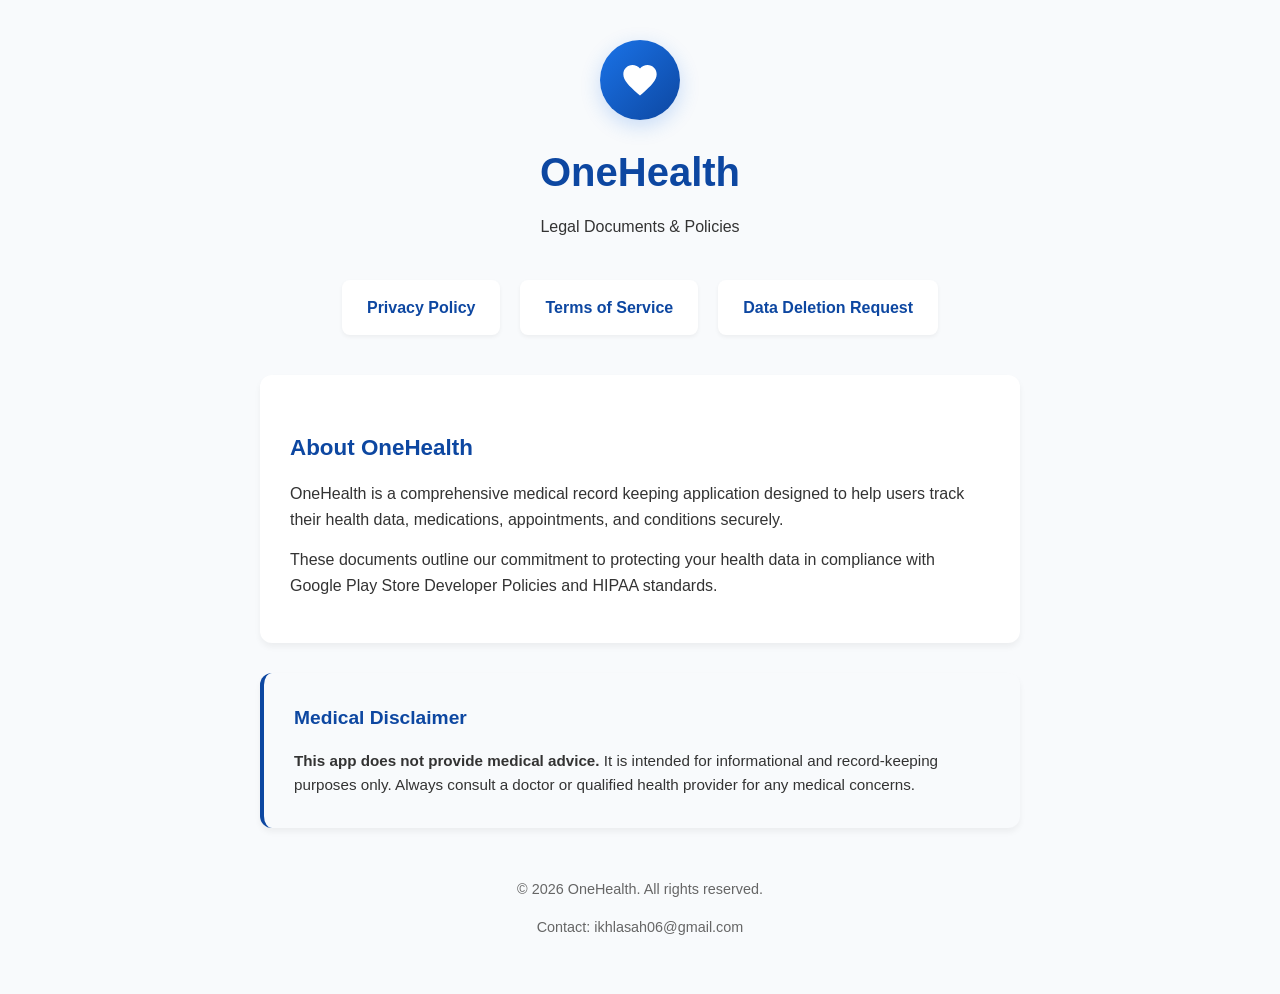
<file: index.html>
<!DOCTYPE html>
<html lang="en">
<head>
    <meta charset="UTF-8">
    <meta name="viewport" content="width=device-width, initial-scale=1.0">
    <title>OneHealth - Legal Documents</title>
    <link rel="stylesheet" href="style.css?v=2">
</head>
<body>
    <div class="container">
        <header class="header">
            <div class="logo-circle"><svg xmlns="http://www.w3.org/2000/svg" viewBox="0 0 24 24" fill="white" width="40px" height="40px"><path d="M12 21.35l-1.45-1.32C5.4 15.36 2 12.28 2 8.5 2 5.42 4.42 3 7.5 3c1.74 0 3.41.81 4.5 2.09C13.09 3.81 14.76 3 16.5 3 19.58 3 22 5.42 22 8.5c0 3.78-3.4 6.86-8.55 11.54L12 21.35z"/></svg></div>
            <h1 class="app-title">OneHealth</h1>
            <p>Legal Documents & Policies</p>
        </header>

        <div class="nav-links">
            <a href="privacy-policy.html" class="nav-link">Privacy Policy</a>
            <a href="terms.html" class="nav-link">Terms of Service</a>
            <a href="delete-account.html" class="nav-link">Data Deletion Request</a>
        </div>

        <div class="card">
            <h2>About OneHealth</h2>
            <p>OneHealth is a comprehensive medical record keeping application designed to help users track their health data, medications, appointments, and conditions securely.</p>
            <p>These documents outline our commitment to protecting your health data in compliance with Google Play Store Developer Policies and HIPAA standards.</p>
        </div>

        <div class="card" style="background-color: #f8fafc; border-left: 4px solid var(--primary-color);">
            <h2 style="margin-top: 0; font-size: 1.2rem;">Medical Disclaimer</h2>
            <p style="margin-bottom: 0; font-size: 0.95rem;"><strong>This app does not provide medical advice.</strong> It is intended for informational and record-keeping purposes only. Always consult a doctor or qualified health provider for any medical concerns.</p>
        </div>

        <footer class="footer">
            <p>&copy; 2026 OneHealth. All rights reserved.</p>
            <p>Contact: ikhlasah06@gmail.com</p>
        </footer>
    </div>
</body>
</html>
</file>
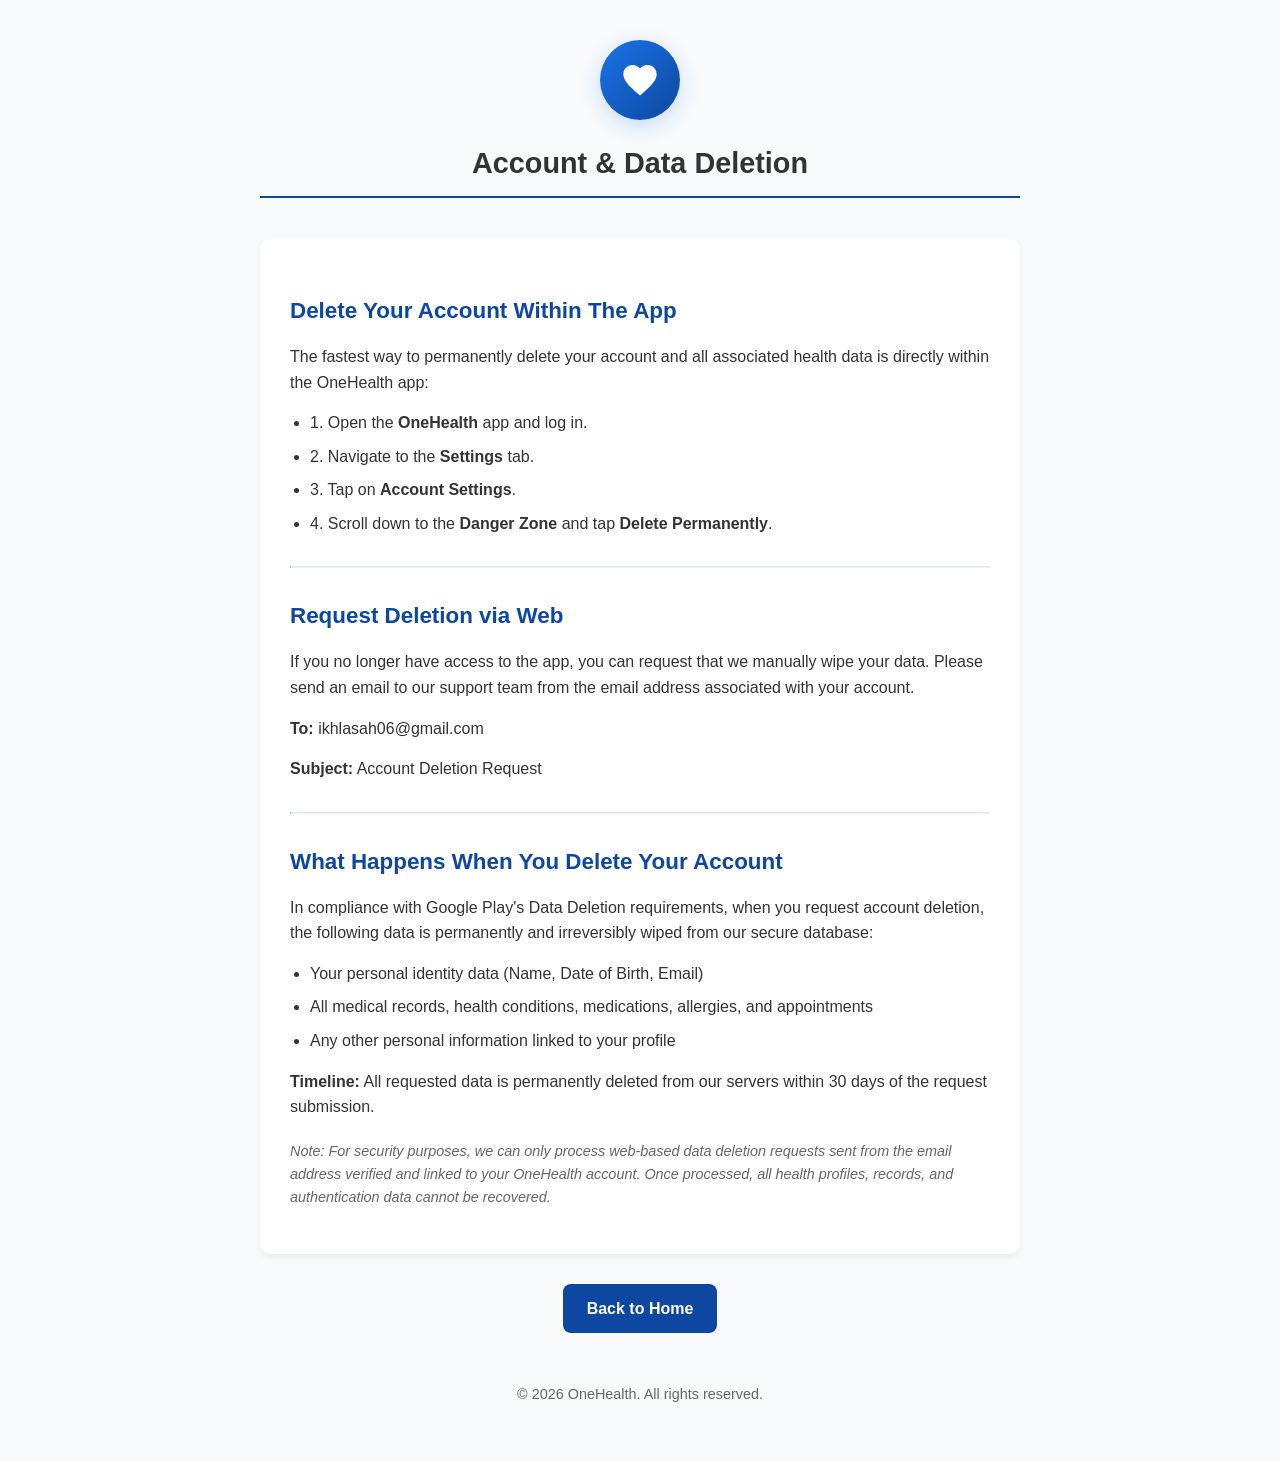
<file: delete-account.html>
<!DOCTYPE html>
<html lang="en">
<head>
    <meta charset="UTF-8">
    <meta name="viewport" content="width=device-width, initial-scale=1.0">
    <title>Data Deletion Request - OneHealth</title>
    <link rel="stylesheet" href="style.css?v=2">
</head>
<body>
    <div class="container">
        <header class="header">
            <a href="index.html">
                <div class="logo-circle"><svg xmlns="http://www.w3.org/2000/svg" viewBox="0 0 24 24" fill="white" width="40px" height="40px"><path d="M12 21.35l-1.45-1.32C5.4 15.36 2 12.28 2 8.5 2 5.42 4.42 3 7.5 3c1.74 0 3.41.81 4.5 2.09C13.09 3.81 14.76 3 16.5 3 19.58 3 22 5.42 22 8.5c0 3.78-3.4 6.86-8.55 11.54L12 21.35z"/></svg></div>
            </a>
            <h1 class="page-title">Account & Data Deletion</h1>
        </header>

        <div class="card">
            <h2>Delete Your Account Within The App</h2>
            <p>The fastest way to permanently delete your account and all associated health data is directly within the OneHealth app:</p>
            <ul>
                <li>1. Open the <strong>OneHealth</strong> app and log in.</li>
                <li>2. Navigate to the <strong>Settings</strong> tab.</li>
                <li>3. Tap on <strong>Account Settings</strong>.</li>
                <li>4. Scroll down to the <strong>Danger Zone</strong> and tap <strong>Delete Permanently</strong>.</li>
            </ul>

            <hr style="margin: 30px 0; border-top: 1px solid #E2E8F0;">

            <h2>Request Deletion via Web</h2>
            <p>If you no longer have access to the app, you can request that we manually wipe your data. Please send an email to our support team from the email address associated with your account.</p>
            
            <p><strong>To:</strong> ikhlasah06@gmail.com</p>
            <p><strong>Subject:</strong> Account Deletion Request</p>

            <hr style="margin: 30px 0; border-top: 1px solid #E2E8F0;">

            <h2>What Happens When You Delete Your Account</h2>
            <p>In compliance with Google Play's Data Deletion requirements, when you request account deletion, the following data is permanently and irreversibly wiped from our secure database:</p>
            <ul>
                <li>Your personal identity data (Name, Date of Birth, Email)</li>
                <li>All medical records, health conditions, medications, allergies, and appointments</li>
                <li>Any other personal information linked to your profile</li>
            </ul>
            <p><strong>Timeline:</strong> All requested data is permanently deleted from our servers within 30 days of the request submission.</p>
            
            <p style="margin-top: 20px; font-size: 0.9rem; color: #666;">
                <em>Note: For security purposes, we can only process web-based data deletion requests sent from the email address verified and linked to your OneHealth account. Once processed, all health profiles, records, and authentication data cannot be recovered.</em>
            </p>
        </div>

        <div style="text-align: center; margin-bottom: 20px;">
            <a href="index.html" class="btn">Back to Home</a>
        </div>

        <footer class="footer">
            <p>&copy; 2026 OneHealth. All rights reserved.</p>
        </footer>
    </div>
</body>
</html>
</file>
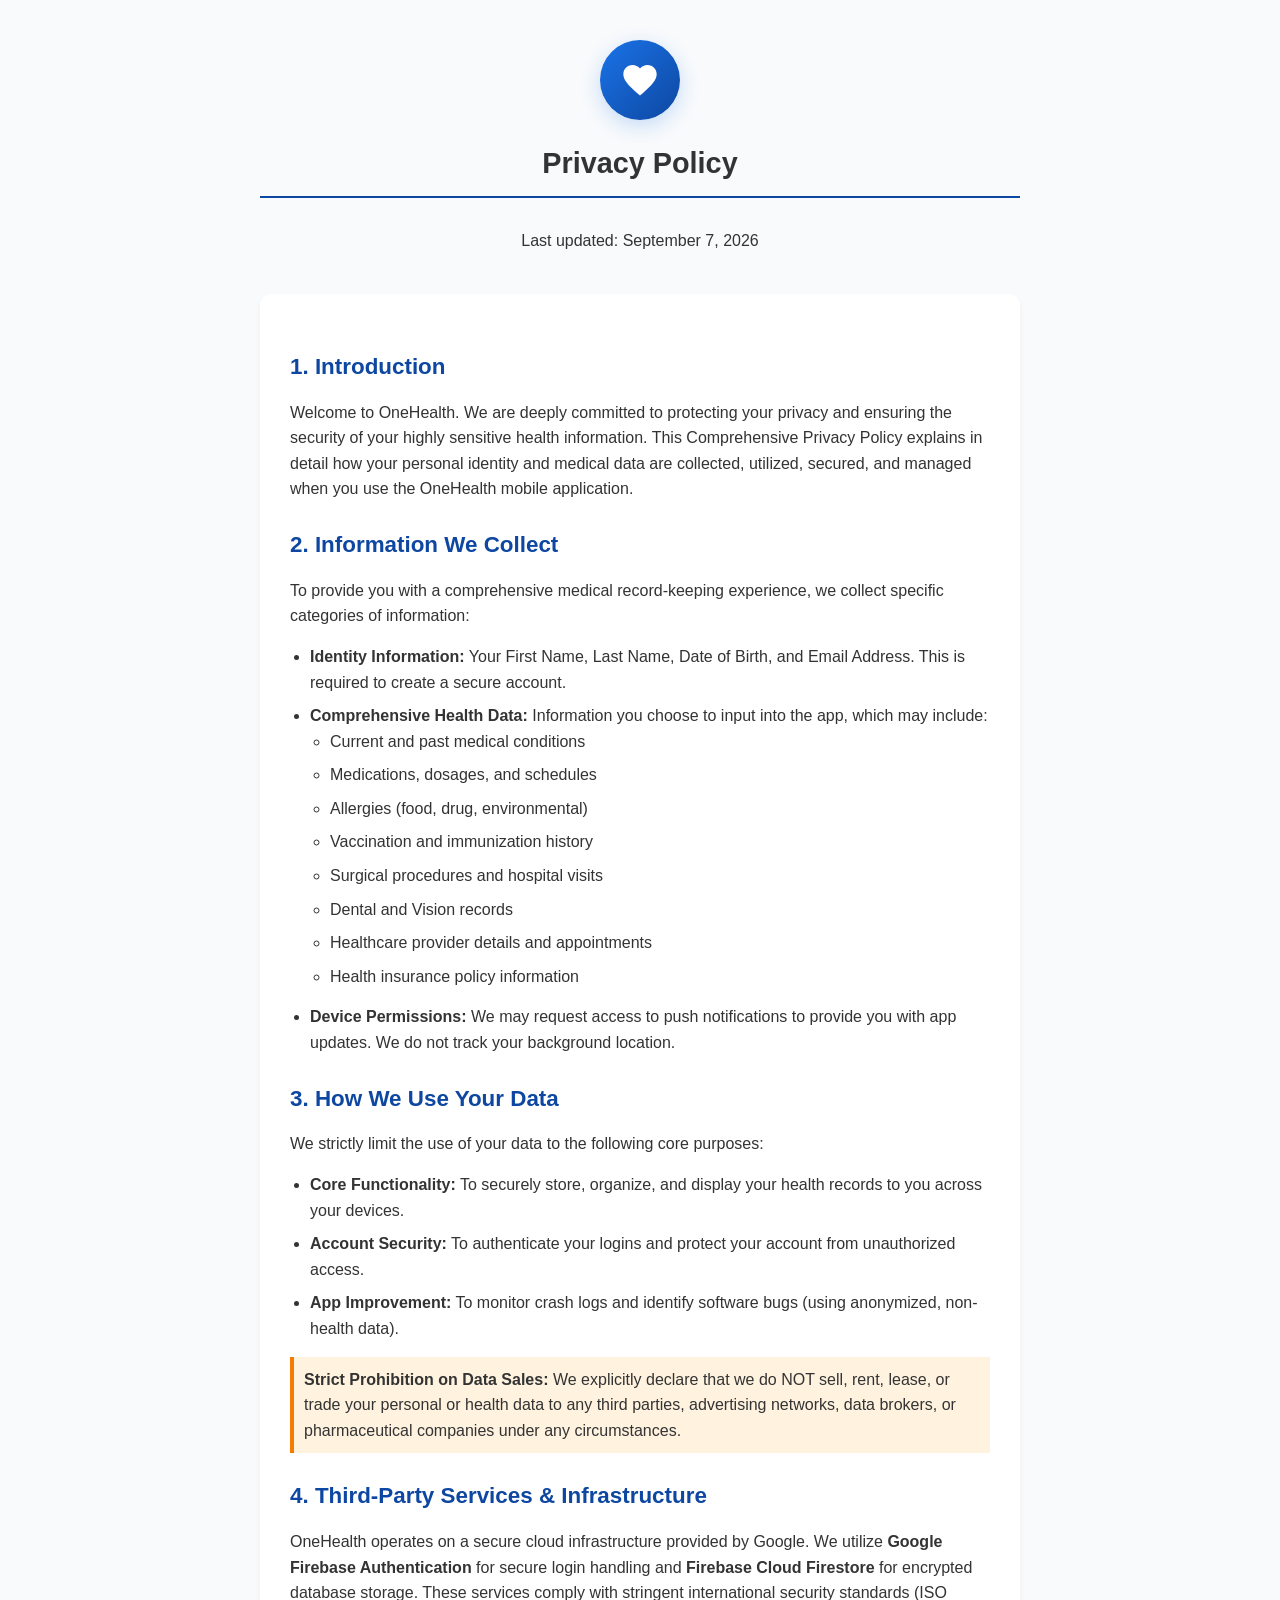
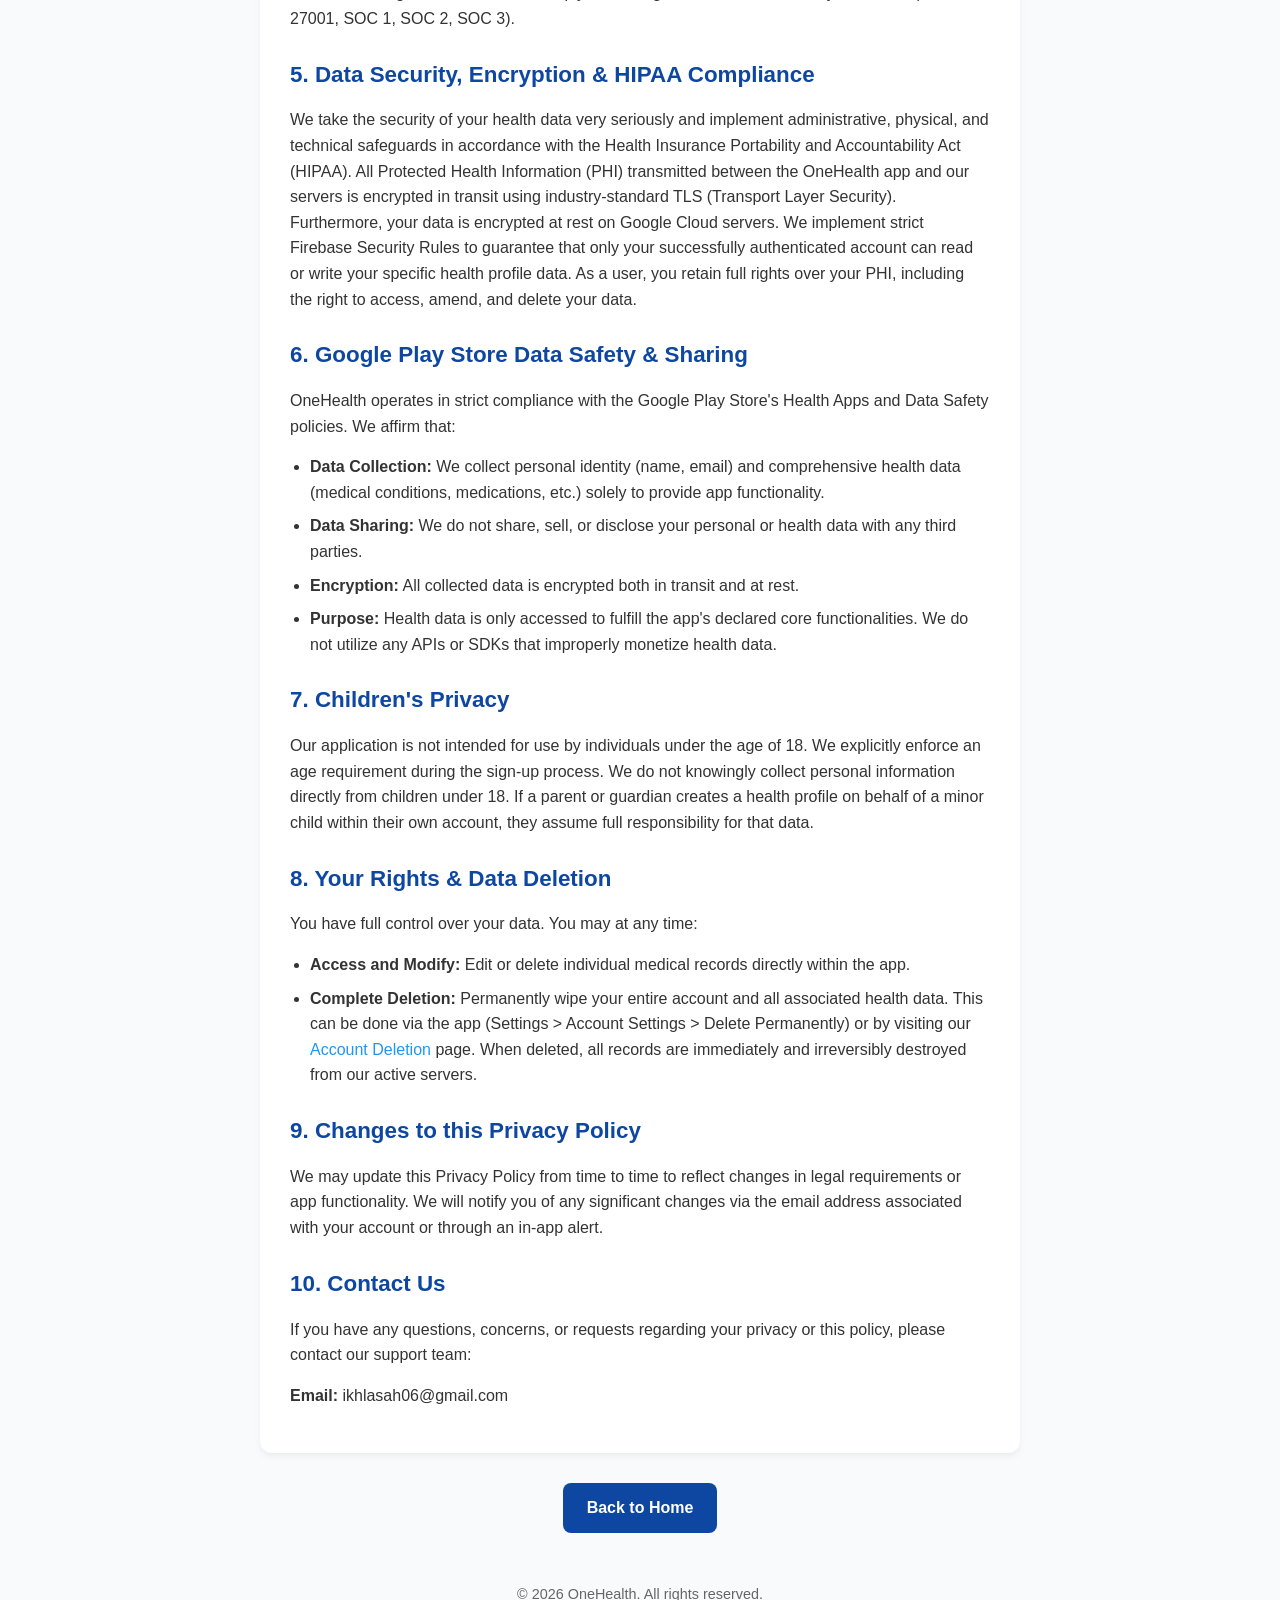
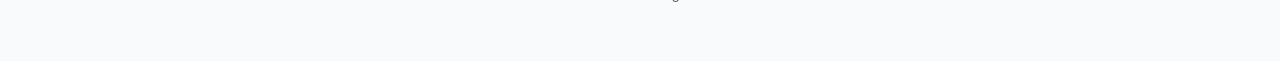
<file: privacy-policy.html>
<!DOCTYPE html>
<html lang="en">
<head>
    <meta charset="UTF-8">
    <meta name="viewport" content="width=device-width, initial-scale=1.0">
    <title>Privacy Policy - OneHealth</title>
    <link rel="stylesheet" href="style.css?v=2">
</head>
<body>
    <div class="container">
        <header class="header">
            <a href="index.html">
                <div class="logo-circle"><svg xmlns="http://www.w3.org/2000/svg" viewBox="0 0 24 24" fill="white" width="40px" height="40px"><path d="M12 21.35l-1.45-1.32C5.4 15.36 2 12.28 2 8.5 2 5.42 4.42 3 7.5 3c1.74 0 3.41.81 4.5 2.09C13.09 3.81 14.76 3 16.5 3 19.58 3 22 5.42 22 8.5c0 3.78-3.4 6.86-8.55 11.54L12 21.35z"/></svg></div>
            </a>
            <h1 class="page-title">Privacy Policy</h1>
            <p>Last updated: September 7, 2026</p>
        </header>

        <div class="card">
            <h2>1. Introduction</h2>
            <p>Welcome to OneHealth. We are deeply committed to protecting your privacy and ensuring the security of your highly sensitive health information. This Comprehensive Privacy Policy explains in detail how your personal identity and medical data are collected, utilized, secured, and managed when you use the OneHealth mobile application.</p>

            <h2>2. Information We Collect</h2>
            <p>To provide you with a comprehensive medical record-keeping experience, we collect specific categories of information:</p>
            <ul>
                <li><strong>Identity Information:</strong> Your First Name, Last Name, Date of Birth, and Email Address. This is required to create a secure account.</li>
                <li><strong>Comprehensive Health Data:</strong> Information you choose to input into the app, which may include:
                    <ul>
                        <li>Current and past medical conditions</li>
                        <li>Medications, dosages, and schedules</li>
                        <li>Allergies (food, drug, environmental)</li>
                        <li>Vaccination and immunization history</li>
                        <li>Surgical procedures and hospital visits</li>
                        <li>Dental and Vision records</li>
                        <li>Healthcare provider details and appointments</li>
                        <li>Health insurance policy information</li>
                    </ul>
                </li>
                <li><strong>Device Permissions:</strong> We may request access to push notifications to provide you with app updates. We do not track your background location.</li>
            </ul>

            <h2>3. How We Use Your Data</h2>
            <p>We strictly limit the use of your data to the following core purposes:</p>
            <ul>
                <li><strong>Core Functionality:</strong> To securely store, organize, and display your health records to you across your devices.</li>
                <li><strong>Account Security:</strong> To authenticate your logins and protect your account from unauthorized access.</li>
                <li><strong>App Improvement:</strong> To monitor crash logs and identify software bugs (using anonymized, non-health data).</li>
            </ul>
            <p style="background-color: #FFF3E0; padding: 10px; border-left: 4px solid #F57C00; margin-top: 15px;"><strong>Strict Prohibition on Data Sales:</strong> We explicitly declare that we do NOT sell, rent, lease, or trade your personal or health data to any third parties, advertising networks, data brokers, or pharmaceutical companies under any circumstances.</p>

            <h2>4. Third-Party Services & Infrastructure</h2>
            <p>OneHealth operates on a secure cloud infrastructure provided by Google. We utilize <strong>Google Firebase Authentication</strong> for secure login handling and <strong>Firebase Cloud Firestore</strong> for encrypted database storage. These services comply with stringent international security standards (ISO 27001, SOC 1, SOC 2, SOC 3).</p>

            <h2>5. Data Security, Encryption & HIPAA Compliance</h2>
            <p>We take the security of your health data very seriously and implement administrative, physical, and technical safeguards in accordance with the Health Insurance Portability and Accountability Act (HIPAA). All Protected Health Information (PHI) transmitted between the OneHealth app and our servers is encrypted in transit using industry-standard TLS (Transport Layer Security). Furthermore, your data is encrypted at rest on Google Cloud servers. We implement strict Firebase Security Rules to guarantee that only your successfully authenticated account can read or write your specific health profile data. As a user, you retain full rights over your PHI, including the right to access, amend, and delete your data.</p>

            <h2>6. Google Play Store Data Safety & Sharing</h2>
            <p>OneHealth operates in strict compliance with the Google Play Store's Health Apps and Data Safety policies. We affirm that:</p>
            <ul>
                <li><strong>Data Collection:</strong> We collect personal identity (name, email) and comprehensive health data (medical conditions, medications, etc.) solely to provide app functionality.</li>
                <li><strong>Data Sharing:</strong> We do not share, sell, or disclose your personal or health data with any third parties.</li>
                <li><strong>Encryption:</strong> All collected data is encrypted both in transit and at rest.</li>
                <li><strong>Purpose:</strong> Health data is only accessed to fulfill the app's declared core functionalities. We do not utilize any APIs or SDKs that improperly monetize health data.</li>
            </ul>

            <h2>7. Children's Privacy</h2>
            <p>Our application is not intended for use by individuals under the age of 18. We explicitly enforce an age requirement during the sign-up process. We do not knowingly collect personal information directly from children under 18. If a parent or guardian creates a health profile on behalf of a minor child within their own account, they assume full responsibility for that data.</p>

            <h2>8. Your Rights & Data Deletion</h2>
            <p>You have full control over your data. You may at any time:</p>
            <ul>
                <li><strong>Access and Modify:</strong> Edit or delete individual medical records directly within the app.</li>
                <li><strong>Complete Deletion:</strong> Permanently wipe your entire account and all associated health data. This can be done via the app (Settings &gt; Account Settings &gt; Delete Permanently) or by visiting our <a href="delete-account.html">Account Deletion</a> page. When deleted, all records are immediately and irreversibly destroyed from our active servers.</li>
            </ul>

            <h2>9. Changes to this Privacy Policy</h2>
            <p>We may update this Privacy Policy from time to time to reflect changes in legal requirements or app functionality. We will notify you of any significant changes via the email address associated with your account or through an in-app alert.</p>

            <h2>10. Contact Us</h2>
            <p>If you have any questions, concerns, or requests regarding your privacy or this policy, please contact our support team:</p>
            <p><strong>Email:</strong> ikhlasah06@gmail.com</p>
        </div>

        <div style="text-align: center; margin-bottom: 20px;">
            <a href="index.html" class="btn">Back to Home</a>
        </div>

        <footer class="footer">
            <p>&copy; 2026 OneHealth. All rights reserved.</p>
        </footer>
    </div>
</body>
</html>
</file>
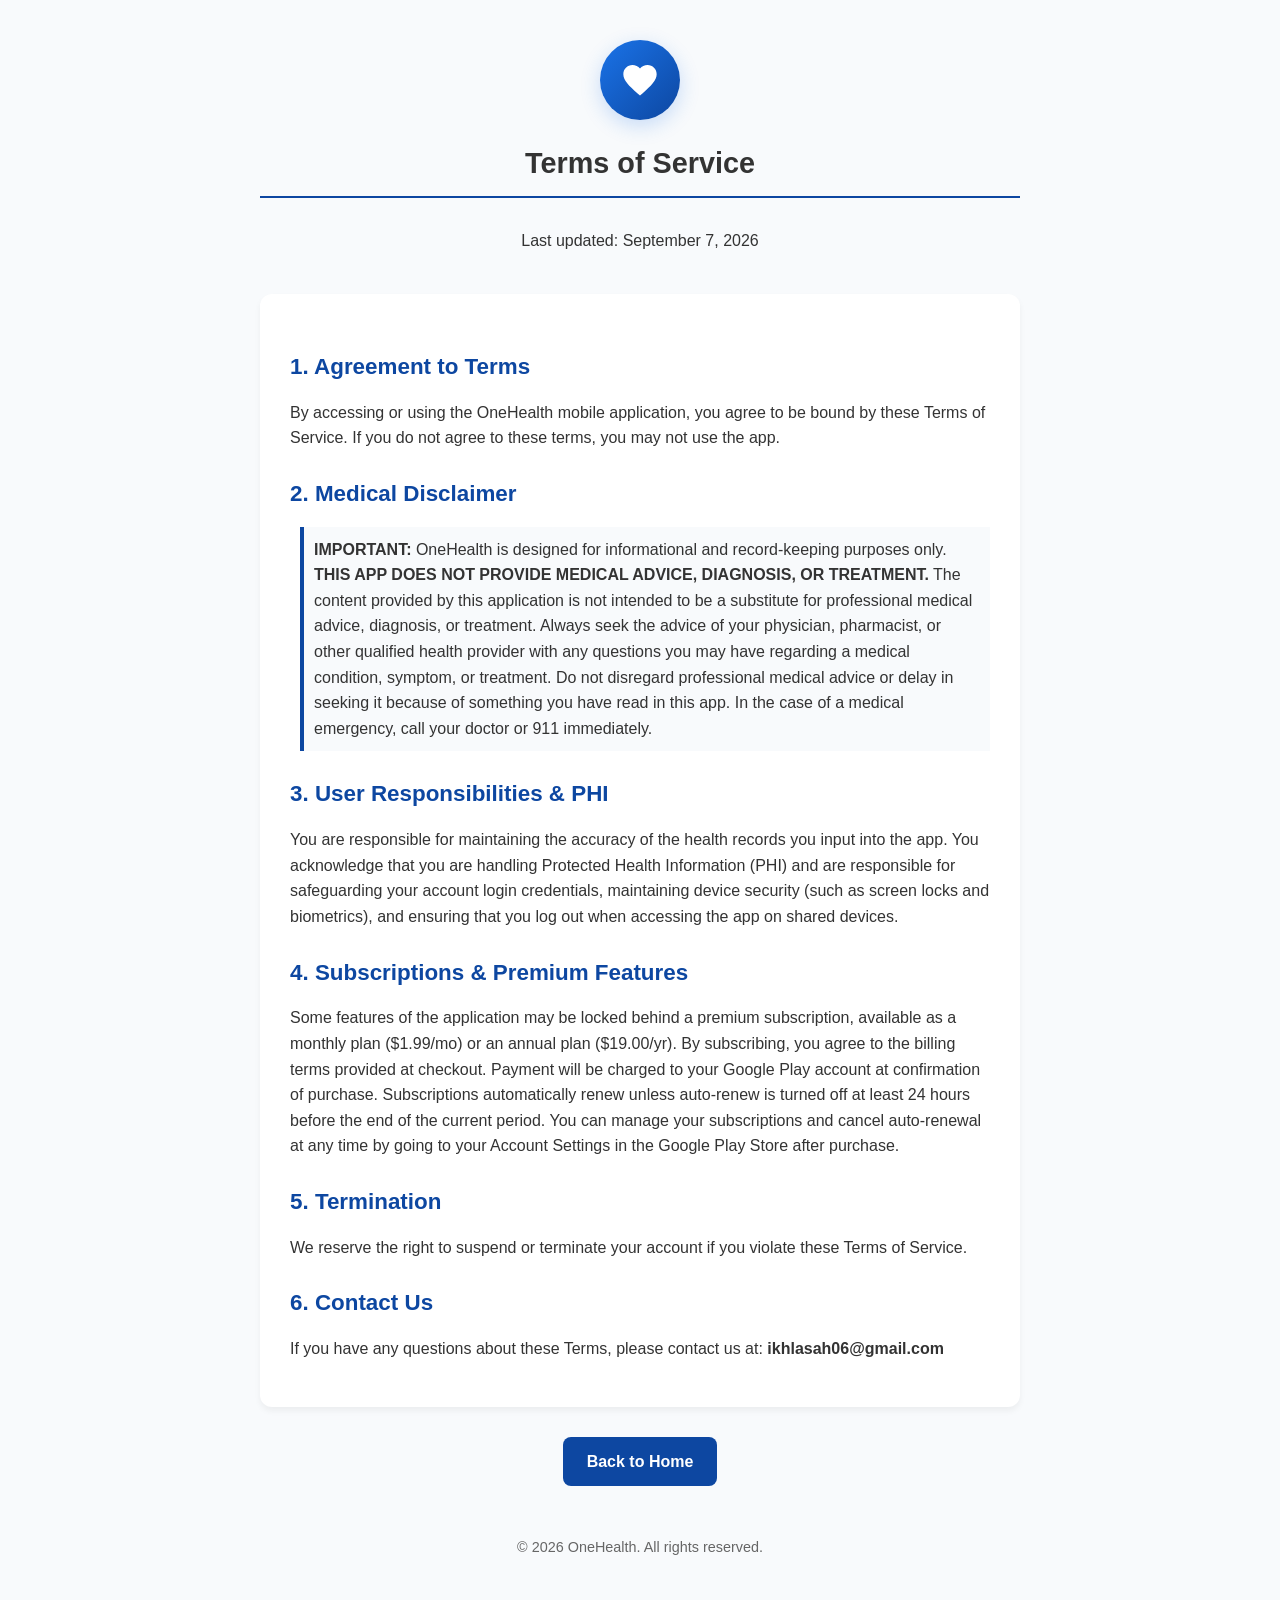
<file: terms.html>
<!DOCTYPE html>
<html lang="en">
<head>
    <meta charset="UTF-8">
    <meta name="viewport" content="width=device-width, initial-scale=1.0">
    <title>Terms of Service - OneHealth</title>
    <link rel="stylesheet" href="style.css">
</head>
<body>
    <div class="container">
        <header class="header">
            <a href="index.html">
                <div class="logo-circle"><svg xmlns="http://www.w3.org/2000/svg" viewBox="0 0 24 24" fill="white" width="40px" height="40px"><path d="M12 21.35l-1.45-1.32C5.4 15.36 2 12.28 2 8.5 2 5.42 4.42 3 7.5 3c1.74 0 3.41.81 4.5 2.09C13.09 3.81 14.76 3 16.5 3 19.58 3 22 5.42 22 8.5c0 3.78-3.4 6.86-8.55 11.54L12 21.35z"/></svg></div>
            </a>
            <h1 class="page-title">Terms of Service</h1>
            <p>Last updated: September 7, 2026</p>
        </header>

        <div class="card">
            <h2>1. Agreement to Terms</h2>
            <p>By accessing or using the OneHealth mobile application, you agree to be bound by these Terms of Service. If you do not agree to these terms, you may not use the app.</p>

            <h2>2. Medical Disclaimer</h2>
            <p style="border-left: 4px solid var(--primary-color); padding-left: 15px; margin-left: 10px; background-color: var(--bg-color); padding: 10px;">
                <strong>IMPORTANT:</strong> OneHealth is designed for informational and record-keeping purposes only. 
                <strong>THIS APP DOES NOT PROVIDE MEDICAL ADVICE, DIAGNOSIS, OR TREATMENT.</strong> 
                The content provided by this application is not intended to be a substitute for professional medical advice, diagnosis, or treatment. Always seek the advice of your physician, pharmacist, or other qualified health provider with any questions you may have regarding a medical condition, symptom, or treatment. Do not disregard professional medical advice or delay in seeking it because of something you have read in this app. In the case of a medical emergency, call your doctor or 911 immediately.
            </p>

            <h2>3. User Responsibilities & PHI</h2>
            <p>You are responsible for maintaining the accuracy of the health records you input into the app. You acknowledge that you are handling Protected Health Information (PHI) and are responsible for safeguarding your account login credentials, maintaining device security (such as screen locks and biometrics), and ensuring that you log out when accessing the app on shared devices.</p>

            <h2>4. Subscriptions & Premium Features</h2>
            <p>Some features of the application may be locked behind a premium subscription, available as a monthly plan ($1.99/mo) or an annual plan ($19.00/yr). By subscribing, you agree to the billing terms provided at checkout. Payment will be charged to your Google Play account at confirmation of purchase. Subscriptions automatically renew unless auto-renew is turned off at least 24 hours before the end of the current period. You can manage your subscriptions and cancel auto-renewal at any time by going to your Account Settings in the Google Play Store after purchase.</p>

            <h2>5. Termination</h2>
            <p>We reserve the right to suspend or terminate your account if you violate these Terms of Service.</p>

            <h2>6. Contact Us</h2>
            <p>If you have any questions about these Terms, please contact us at: <strong>ikhlasah06@gmail.com</strong></p>
        </div>

        <div style="text-align: center; margin-bottom: 20px;">
            <a href="index.html" class="btn">Back to Home</a>
        </div>

        <footer class="footer">
            <p>&copy; 2026 OneHealth. All rights reserved.</p>
        </footer>
    </div>
</body>
</html>
</file>
<file: style.css>
:root {
    --primary-color: #0D47A1;
    --secondary-color: #2196F3;
    --text-color: #333333;
    --bg-color: #f8fafc;
    --card-bg: #ffffff;
}

* { margin: 0; padding: 0; box-sizing: border-box; }
body { font-family: -apple-system, BlinkMacSystemFont, "Segoe UI", Roboto, Helvetica, Arial, sans-serif; line-height: 1.6; color: var(--text-color); background-color: var(--bg-color); }
.container { max-width: 800px; margin: 0 auto; padding: 40px 20px; }
.header { text-align: center; margin-bottom: 40px; }
.logo-circle { width: 80px; height: 80px; margin: 0 auto 20px auto; border-radius: 50%; background: linear-gradient(to bottom right, #1A73E8, #0D47A1); box-shadow: 0 6px 20px rgba(26, 115, 232, 0.22); display: flex; align-items: center; justify-content: center; }
.app-title { color: var(--primary-color); font-size: 2.5rem; margin-bottom: 10px; }
.page-title { color: var(--text-color); font-size: 1.8rem; margin-bottom: 30px; border-bottom: 2px solid var(--primary-color); padding-bottom: 10px; }
.card { background-color: var(--card-bg); border-radius: 12px; padding: 30px; box-shadow: 0 4px 6px rgba(0,0,0,0.05); margin-bottom: 30px; }
h2 { color: var(--primary-color); margin-top: 25px; margin-bottom: 15px; font-size: 1.4rem; }
p, ul { margin-bottom: 15px; }
ul { padding-left: 20px; }
li { margin-bottom: 8px; }
a { color: var(--secondary-color); text-decoration: none; }
a:hover { text-decoration: underline; }
.btn { display: inline-block; background-color: var(--primary-color); color: white; padding: 12px 24px; border-radius: 8px; text-decoration: none; font-weight: bold; transition: background-color 0.2s; border: none; cursor: pointer; font-size: 1rem; }
.btn:hover { background-color: var(--secondary-color); text-decoration: none; }
.footer { text-align: center; margin-top: 50px; font-size: 0.9rem; color: #666; }
.nav-links { display: flex; justify-content: center; gap: 20px; margin-bottom: 40px; flex-wrap: wrap; }
.nav-link { background-color: var(--card-bg); padding: 15px 25px; border-radius: 8px; box-shadow: 0 2px 4px rgba(0,0,0,0.05); font-weight: 600; color: var(--primary-color); transition: transform 0.2s; }
.nav-link:hover { transform: translateY(-2px); text-decoration: none; }
</file>
